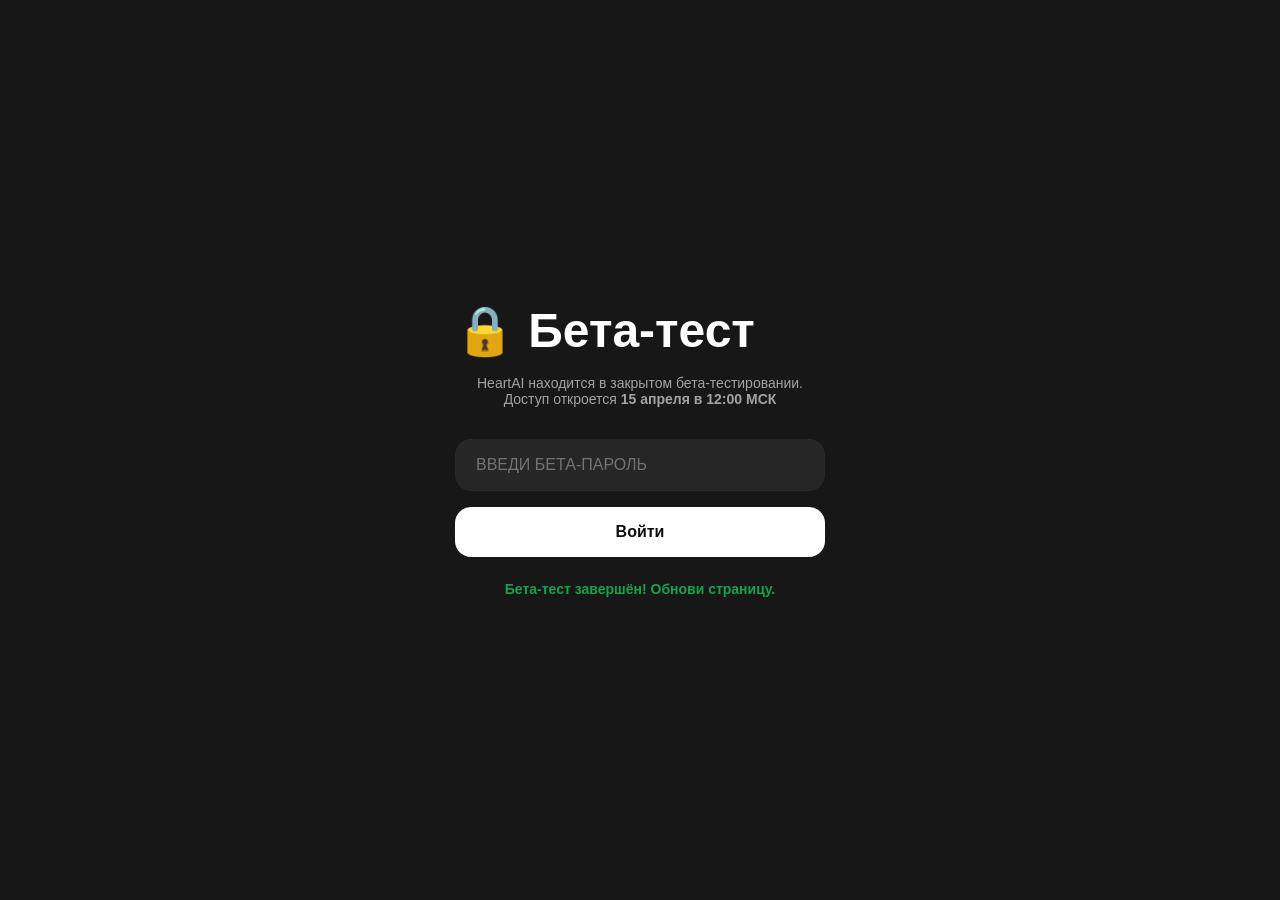
<file: templates/beta.html>
<!DOCTYPE html>
<html lang="ru">
<head>
    <meta charset="UTF-8">
    <meta name="viewport" content="width=device-width, initial-scale=1.0">
    <title>Бета-доступ - HeartAI</title>
    <link rel="icon" type="image/svg+xml" href="/static/images/favicon.svg">
    <link rel="stylesheet" href="/static/css/register.css">
</head>
<body>
    <div class="register-container">
        <div class="step active" id="beta-step">
            <h1 style="font-size: 48px; margin-bottom: 16px;">🔒 Бета-тест</h1>
            <p class="hint-text" style="margin-bottom: 32px;">
                HeartAI находится в закрытом бета-тестировании.<br>
                Доступ откроется <strong>15 апреля в 12:00 МСК</strong>
            </p>

            <form id="betaForm" onsubmit="checkBetaPassword(event)">
                <input
                    type="text"
                    id="betaPasswordInput"
                    placeholder="Введи бета-пароль"
                    required
                    autocomplete="off"
                    style="text-transform: uppercase;"
                >
                <button type="submit" class="submit-btn">Войти</button>
            </form>

            <div id="countdown" style="margin-top: 24px; text-align: center; color: #a3a3a3; font-size: 14px;">
                До открытия: <span id="timeLeft"></span>
            </div>
        </div>

        <!-- Индикатор загрузки -->
        <div class="loading" id="loading">
            <div class="spinner"></div>
        </div>
    </div>

    <script>
        // Показать/скрыть загрузку
        function showLoading(show) {
            const loading = document.getElementById('loading');
            if (show) {
                loading.classList.add('active');
            } else {
                loading.classList.remove('active');
            }
        }

        // Показать ошибку
        function showError(message, formId) {
            const form = document.getElementById(formId);

            const oldError = form.querySelector('.error-message');
            if (oldError) {
                oldError.remove();
            }

            const errorDiv = document.createElement('div');
            errorDiv.className = 'error-message';
            errorDiv.textContent = message;
            form.insertBefore(errorDiv, form.firstChild);

            setTimeout(() => {
                errorDiv.remove();
            }, 5000);
        }

        // Проверка бета-пароля
        async function checkBetaPassword(event) {
            event.preventDefault();

            const password = document.getElementById('betaPasswordInput').value.trim();

            if (!password) {
                showError('Введи пароль', 'betaForm');
                return;
            }

            showLoading(true);

            try {
                const response = await fetch('/api/auth/beta', {
                    method: 'POST',
                    headers: {
                        'Content-Type': 'application/json'
                    },
                    body: JSON.stringify({ password })
                });

                const data = await response.json();

                if (response.ok) {
                    window.location.href = '/register';
                } else {
                    showError(data.error || 'Неверный пароль', 'betaForm');
                }
            } catch (error) {
                showError('Ошибка соединения', 'betaForm');
            } finally {
                showLoading(false);
            }
        }

        // Обратный отсчёт
        function updateCountdown() {
            const endDate = new Date('2026-04-15T09:00:00Z'); // 12:00 МСК = 09:00 UTC
            const now = new Date();
            const diff = endDate - now;

            if (diff <= 0) {
                document.getElementById('countdown').innerHTML = '<strong style="color: #16a34a;">Бета-тест завершён! Обнови страницу.</strong>';
                return;
            }

            const days = Math.floor(diff / (1000 * 60 * 60 * 24));
            const hours = Math.floor((diff % (1000 * 60 * 60 * 24)) / (1000 * 60 * 60));
            const minutes = Math.floor((diff % (1000 * 60 * 60)) / (1000 * 60));
            const seconds = Math.floor((diff % (1000 * 60)) / 1000);

            let timeStr = '';
            if (days > 0) timeStr += `${days}д `;
            timeStr += `${hours}ч ${minutes}м ${seconds}с`;

            document.getElementById('timeLeft').textContent = timeStr;
        }

        // Обновляем каждую секунду
        updateCountdown();
        setInterval(updateCountdown, 1000);
    </script>
</body>
</html>
</file>
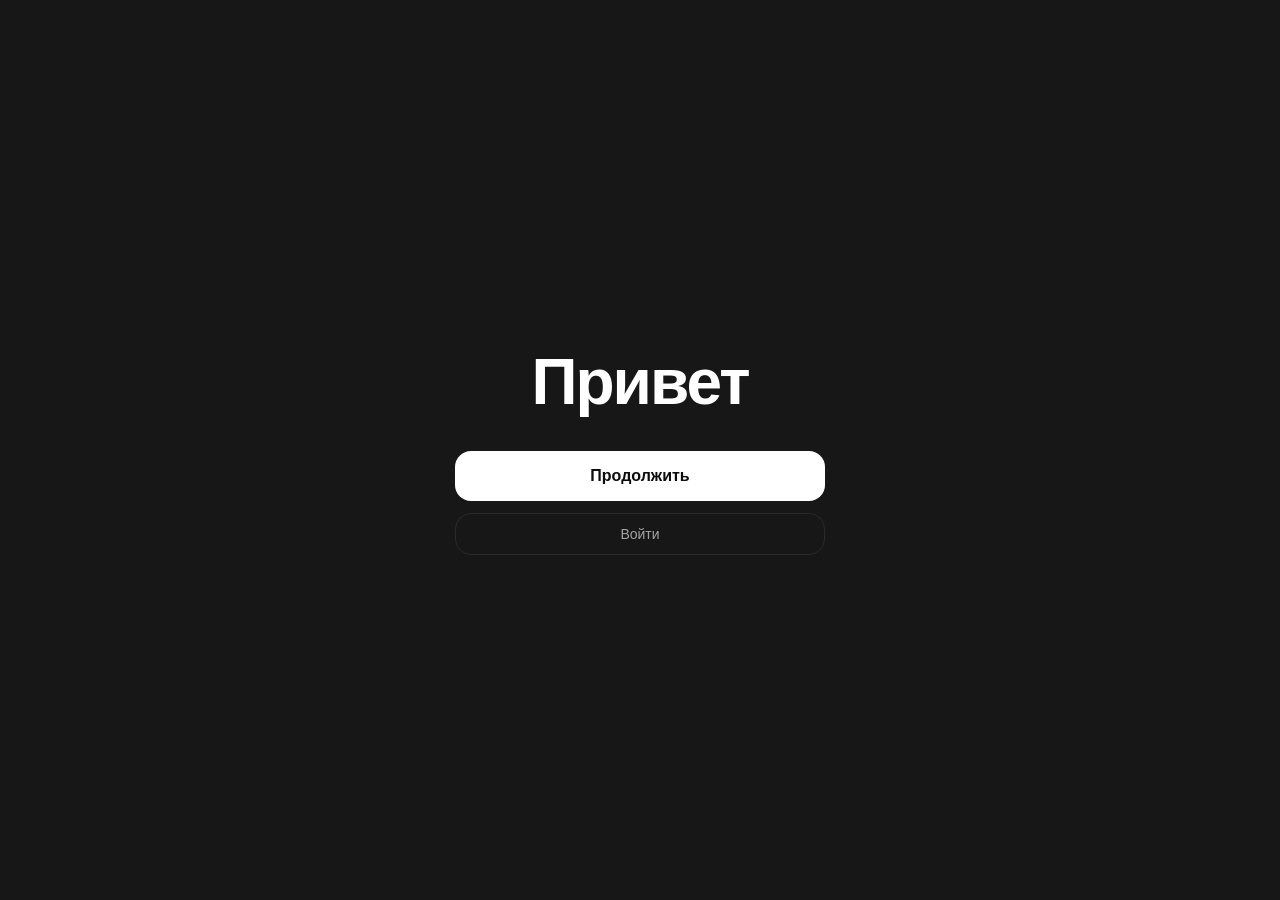
<file: templates/register.html>
<!DOCTYPE html>
<html lang="ru">
<head>
    <meta charset="UTF-8">
    <meta name="viewport" content="width=device-width, initial-scale=1.0">
    <title>Регистрация - HeartAI</title>
    <link rel="icon" type="image/svg+xml" href="/static/images/favicon.svg">
    <link rel="stylesheet" href="/static/css/register.css">
</head>
<body>
    <div class="register-container">
        <!-- Шаг 1: Приветствие -->
        <div class="step active" id="step-welcome">
            <h1 class="welcome-text">Привет</h1>
            <button class="continue-btn" id="continueBtn" onclick="showStep('step-email')">Продолжить</button>
            <button class="login-btn" id="loginBtn" onclick="showStep('step-login')">Войти</button>
        </div>

        <!-- Шаг: Вход -->
        <div class="step" id="step-login">
            <h2>Вход</h2>
            <form id="loginForm" onsubmit="sendLoginCode(event)">
                <input
                    type="email"
                    id="loginEmailInput"
                    placeholder="example@mail.com"
                    required
                    autocomplete="email"
                >
                <button type="submit" class="submit-btn">Отправить код</button>
            </form>
            <button class="back-btn" onclick="showStep('step-welcome')">Назад</button>
        </div>

        <!-- Шаг: Ввод кода для входа -->
        <div class="step" id="step-login-code">
            <h2>Введи код из письма</h2>
            <p class="hint-text">Мы отправили код на <span id="loginUserEmail"></span></p>
            <form id="loginCodeForm" onsubmit="verifyLoginCode(event)">
                <input
                    type="text"
                    id="loginCodeInput"
                    placeholder="000000"
                    maxlength="6"
                    required
                    autocomplete="off"
                >
                <button type="submit" class="submit-btn">Войти</button>
            </form>
            <button class="resend-btn" onclick="resendLoginCode()">Отправить код повторно</button>
        </div>

        <!-- Шаг 2: Ввод почты -->
        <div class="step" id="step-email">
            <h2>Введи свою почту</h2>
            <form id="emailForm" onsubmit="sendCode(event)">
                <input
                    type="email"
                    id="emailInput"
                    placeholder="example@mail.com"
                    required
                    autocomplete="email"
                >
                <button type="submit" class="submit-btn">Подтвердить</button>
            </form>
        </div>

        <!-- Шаг 3: Ввод кода -->
        <div class="step" id="step-code">
            <h2>Введи код из письма</h2>
            <p class="hint-text">Мы отправили код на <span id="userEmail"></span></p>
            <form id="codeForm" onsubmit="verifyCode(event)">
                <input
                    type="text"
                    id="codeInput"
                    placeholder="000000"
                    maxlength="6"
                    required
                    autocomplete="off"
                >
                <button type="submit" class="submit-btn">Подтвердить</button>
            </form>
            <button class="resend-btn" onclick="resendCode()">Отправить код повторно</button>
        </div>

        <!-- Шаг 4: Создание профиля -->
        <div class="step" id="step-profile">
            <h2>Создай свой профиль</h2>
            <form id="profileForm" onsubmit="completeRegistration(event)">
                <div class="avatar-upload">
                    <div class="avatar-preview" id="avatarPreview">
                        <span class="avatar-placeholder">📷</span>
                    </div>
                    <input
                        type="file"
                        id="avatarInput"
                        accept="image/*"
                        onchange="previewAvatar(event)"
                        style="display: none;"
                    >
                    <button type="button" class="upload-btn" onclick="document.getElementById('avatarInput').click()">
                        Загрузить аватар
                    </button>
                </div>
                <input
                    type="text"
                    id="nicknameInput"
                    placeholder="Твой ник"
                    required
                    maxlength="20"
                    autocomplete="off"
                >
                <button type="submit" class="submit-btn">Продолжить</button>
            </form>
        </div>

        <!-- Индикатор загрузки -->
        <div class="loading" id="loading">
            <div class="spinner"></div>
        </div>
    </div>

    <script src="/static/js/register.js"></script>
</body>
</html>
</file>
<file: static/css/register.css>
* {
    margin: 0;
    padding: 0;
    box-sizing: border-box;
}

body {
    font-family: 'Inter', -apple-system, BlinkMacSystemFont, 'Segoe UI', sans-serif;
    background: #171717;
    color: #ffffff;
    height: 100vh;
    display: flex;
    align-items: center;
    justify-content: center;
    overflow: hidden;
}

.register-container {
    width: 100%;
    max-width: 450px;
    padding: 40px;
    position: relative;
}

.step {
    display: none;
    animation: fadeIn 0.5s ease;
}

.step.active {
    display: block;
}

@keyframes fadeIn {
    from {
        opacity: 0;
        transform: translateY(20px);
    }
    to {
        opacity: 1;
        transform: translateY(0);
    }
}

/* Приветствие */
.welcome-text {
    font-size: 64px;
    font-weight: 600;
    text-align: center;
    letter-spacing: -2px;
    margin-bottom: 32px;
}

.continue-btn {
    width: 100%;
    padding: 16px;
    background: #ffffff;
    color: #0d0d0d;
    border: none;
    border-radius: 16px;
    font-size: 16px;
    font-weight: 600;
    cursor: pointer;
    transition: all 0.3s ease;
    opacity: 0;
    animation: fadeInBtn 0.5s ease 3s forwards;
}

@keyframes fadeInBtn {
    from {
        opacity: 0;
        transform: translateY(20px);
    }
    to {
        opacity: 1;
        transform: translateY(0);
    }
}

.continue-btn:hover {
    background: #e5e5e5;
    transform: translateY(-2px);
    box-shadow: 0 4px 12px rgba(255, 255, 255, 0.2);
}

.continue-btn:active {
    transform: translateY(0);
}

.login-btn {
    width: 100%;
    padding: 12px;
    background: transparent;
    color: #a3a3a3;
    border: 1px solid #2a2a2a;
    border-radius: 16px;
    font-size: 14px;
    font-weight: 500;
    cursor: pointer;
    transition: all 0.3s ease;
    opacity: 0;
    animation: fadeInBtn 0.5s ease 3s forwards;
    margin-top: 12px;
}

.login-btn:hover {
    background: #262626;
    color: #ffffff;
    border-color: #737373;
}

.back-btn {
    width: 100%;
    padding: 12px;
    background: transparent;
    color: #a3a3a3;
    border: 1px solid #2a2a2a;
    border-radius: 16px;
    font-size: 14px;
    font-weight: 500;
    cursor: pointer;
    transition: all 0.3s ease;
    margin-top: 8px;
}

.back-btn:hover {
    background: #262626;
    color: #ffffff;
}

/* Формы */
h2 {
    font-size: 32px;
    font-weight: 600;
    margin-bottom: 24px;
    text-align: center;
    letter-spacing: -1px;
}

.hint-text {
    text-align: center;
    color: #a3a3a3;
    font-size: 14px;
    margin-bottom: 24px;
}

#userEmail {
    color: #ffffff;
    font-weight: 600;
}

form {
    display: flex;
    flex-direction: column;
    gap: 16px;
}

input[type="email"],
input[type="text"] {
    width: 100%;
    padding: 16px 20px;
    background: #262626;
    border: 1px solid #2a2a2a;
    border-radius: 16px;
    color: #ffffff;
    font-size: 16px;
    font-family: inherit;
    transition: all 0.3s ease;
}

input:focus {
    outline: none;
    border-color: #737373;
    background: #2a2a2a;
}

input::placeholder {
    color: #737373;
}

.submit-btn {
    width: 100%;
    padding: 16px;
    background: #ffffff;
    color: #0d0d0d;
    border: none;
    border-radius: 16px;
    font-size: 16px;
    font-weight: 600;
    cursor: pointer;
    transition: all 0.3s ease;
}

.submit-btn:hover {
    background: #e5e5e5;
    transform: translateY(-2px);
    box-shadow: 0 4px 12px rgba(255, 255, 255, 0.2);
}

.submit-btn:active {
    transform: translateY(0);
}

.submit-btn:disabled {
    background: #404040;
    color: #737373;
    cursor: not-allowed;
    transform: none;
}

.resend-btn {
    width: 100%;
    padding: 12px;
    background: transparent;
    color: #a3a3a3;
    border: 1px solid #2a2a2a;
    border-radius: 16px;
    font-size: 14px;
    font-weight: 500;
    cursor: pointer;
    transition: all 0.3s ease;
    margin-top: 8px;
}

.resend-btn:hover {
    background: #262626;
    color: #ffffff;
}

/* Аватар */
.avatar-upload {
    display: flex;
    flex-direction: column;
    align-items: center;
    gap: 16px;
    margin-bottom: 24px;
}

.avatar-preview {
    width: 120px;
    height: 120px;
    border-radius: 50%;
    background: #262626;
    border: 2px solid #2a2a2a;
    display: flex;
    align-items: center;
    justify-content: center;
    overflow: hidden;
    transition: all 0.3s ease;
}

.avatar-preview:hover {
    border-color: #737373;
}

.avatar-placeholder {
    font-size: 48px;
}

.avatar-preview img {
    width: 100%;
    height: 100%;
    object-fit: cover;
}

.upload-btn {
    padding: 10px 20px;
    background: #262626;
    color: #ffffff;
    border: 1px solid #2a2a2a;
    border-radius: 12px;
    font-size: 14px;
    font-weight: 500;
    cursor: pointer;
    transition: all 0.3s ease;
}

.upload-btn:hover {
    background: #2a2a2a;
    border-color: #737373;
}

/* Загрузка */
.loading {
    display: none;
    position: fixed;
    top: 0;
    left: 0;
    right: 0;
    bottom: 0;
    background: rgba(23, 23, 23, 0.9);
    align-items: center;
    justify-content: center;
    z-index: 9999;
}

.loading.active {
    display: flex;
}

.spinner {
    width: 48px;
    height: 48px;
    border: 4px solid #2a2a2a;
    border-top-color: #ffffff;
    border-radius: 50%;
    animation: spin 1s linear infinite;
}

@keyframes spin {
    to {
        transform: rotate(360deg);
    }
}

/* Ошибки */
.error-message {
    background: #dc2626;
    color: white;
    padding: 12px 16px;
    border-radius: 12px;
    font-size: 14px;
    text-align: center;
    margin-bottom: 16px;
    animation: shake 0.5s ease;
}

@keyframes shake {
    0%, 100% { transform: translateX(0); }
    25% { transform: translateX(-10px); }
    75% { transform: translateX(10px); }
}
</file>
